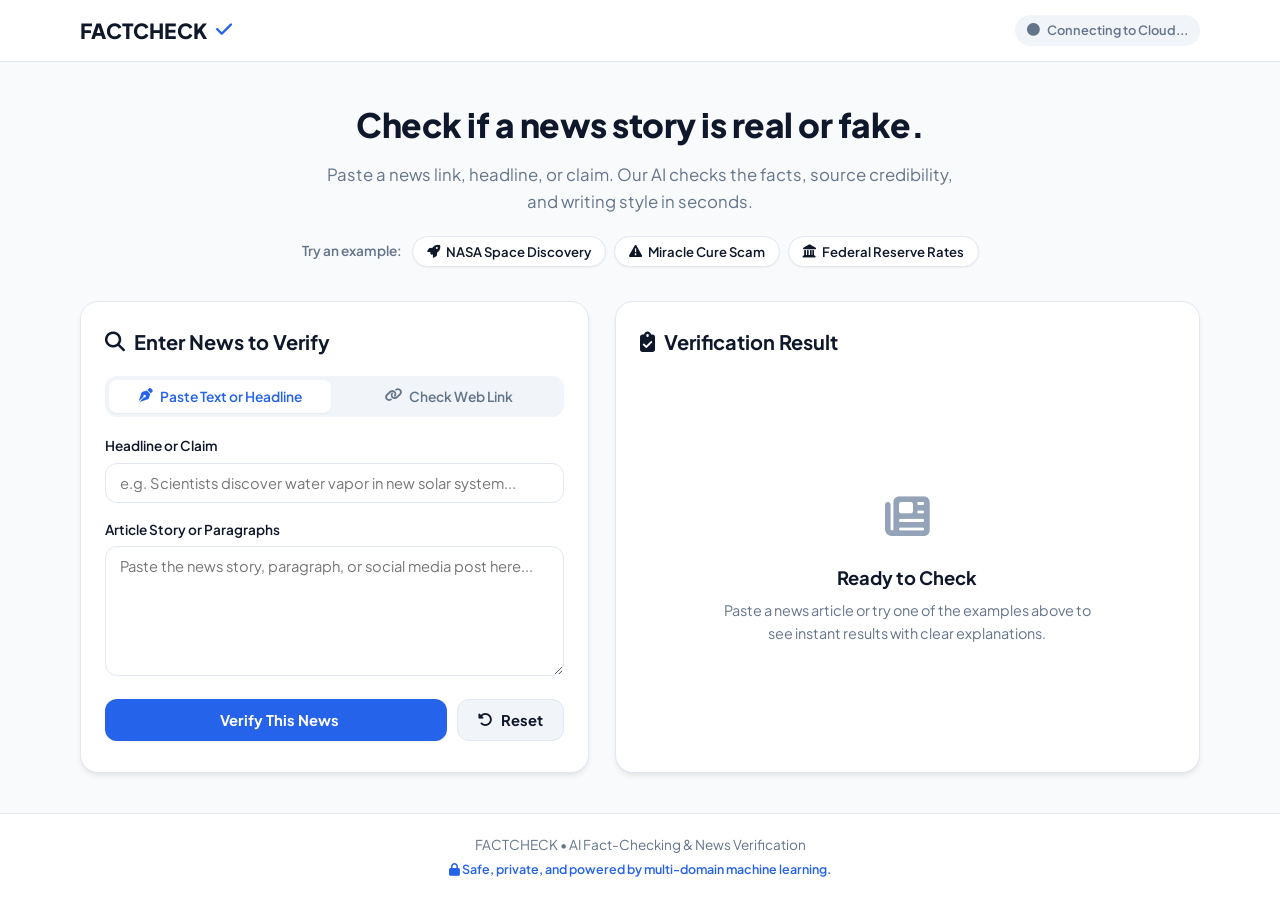
<file: index.html>
<!DOCTYPE html>
<html lang="en">
<head>
    <meta charset="UTF-8">
    <meta name="viewport" content="width=device-width, initial-scale=1.0, maximum-scale=5.0">
    <meta name="theme-color" content="#f8fafc">
    <title>FACTCHECK • Smart News & Fact Checker</title>
    <!-- Google Fonts & FontAwesome -->
    <link rel="preconnect" href="https://fonts.googleapis.com">
    <link rel="preconnect" href="https://fonts.gstatic.com" crossorigin>
    <link href="https://fonts.googleapis.com/css2?family=Plus+Jakarta+Sans:wght@400;500;600;700;800&display=swap" rel="stylesheet">
    <link rel="stylesheet" href="https://cdnjs.cloudflare.com/ajax/libs/font-awesome/6.4.0/css/all.min.css">
    <link rel="stylesheet" href="style.css?v=4.0">
</head>
<body>

    <!-- Header Navigation -->
    <header class="navbar">
        <div class="container nav-container">
            <div class="logo">
                <div class="logo-text">
                    <span>FACTCHECK</span>
                </div>
                <i class="fa-solid fa-check logo-icon"></i>
            </div>
            <div class="header-right">
                <span class="status-indicator online" id="navStatusIndicator">
                    <i class="fa-solid fa-circle"></i> <span id="statusText">AI Fact-Checker Ready</span>
                </span>
            </div>
        </div>
    </header>

    <!-- Hero / Headline Area -->
    <section class="hero-section">
        <div class="container">
            <h1>Check if a news story is real or fake.</h1>
            <p class="hero-subtitle">Paste a news link, headline, or claim. Our AI checks the facts, source credibility, and writing style in seconds.</p>
            
            <!-- Quick Preset Examples -->
            <div class="presets-container">
                <span class="presets-label">Try an example:</span>
                <div class="presets-list">
                    <button type="button" class="preset-pill" onclick="loadSample('nasa')">
                        <i class="fa-solid fa-rocket"></i> NASA Space Discovery
                    </button>
                    <button type="button" class="preset-pill" onclick="loadSample('cure')">
                        <i class="fa-solid fa-triangle-exclamation"></i> Miracle Cure Scam
                    </button>
                    <button type="button" class="preset-pill" onclick="loadSample('fed')">
                        <i class="fa-solid fa-landmark"></i> Federal Reserve Rates
                    </button>
                </div>
            </div>
        </div>
    </section>

    <!-- Main Container -->
    <main class="container main-layout">
        <!-- Input Panel -->
        <section class="card input-card">
            <div class="card-header">
                <h2><i class="fa-solid fa-magnifying-glass"></i> Enter News to Verify</h2>
            </div>

            <!-- Mode Selector Tabs -->
            <div class="tab-group">
                <button type="button" class="tab-btn active" id="tabText" onclick="switchInputTab('text')">
                    <i class="fa-solid fa-pen-nib"></i> Paste Text or Headline
                </button>
                <button type="button" class="tab-btn" id="tabUrl" onclick="switchInputTab('url')">
                    <i class="fa-solid fa-link"></i> Check Web Link
                </button>
            </div>

            <form id="analyzeForm">
                <!-- URL Input Group -->
                <div class="form-group" id="urlGroup" style="display: none;">
                    <label for="articleUrl">Article Web Address (URL)</label>
                    <input type="url" id="articleUrl" placeholder="https://www.bbc.com/news/world-sample...">
                    <small class="help-text">We'll automatically read the article text and check the publisher's reputation.</small>
                </div>

                <!-- Text Input Groups -->
                <div id="textInputGroup">
                    <div class="form-group">
                        <label for="articleTitle">Headline or Claim</label>
                        <input type="text" id="articleTitle" placeholder="e.g. Scientists discover water vapor in new solar system...">
                    </div>

                    <div class="form-group">
                        <label for="articleText">Article Story or Paragraphs</label>
                        <textarea id="articleText" rows="6" placeholder="Paste the news story, paragraph, or social media post here..."></textarea>
                    </div>
                </div>

                <div class="form-actions">
                    <button type="submit" id="submitBtn" class="btn btn-primary">
                        <i class="fa-solid fa-shield-check"></i> Verify This News
                    </button>
                    <button type="button" id="clearBtn" class="btn btn-secondary" onclick="clearForm()">
                        <i class="fa-solid fa-rotate-left"></i> Reset
                    </button>
                </div>
            </form>
        </section>

        <!-- Results Panel -->
        <section class="card result-card" id="resultSection">
            <div class="card-header result-header-flex">
                <h2><i class="fa-solid fa-clipboard-check"></i> Verification Result</h2>
                <div class="header-actions" id="resultActions" style="display: none;">
                    <button type="button" class="btn-xs" onclick="exportForensicReport()"><i class="fa-solid fa-download"></i> Save Report</button>
                    <button type="button" class="btn-xs" onclick="openFeedbackModal()"><i class="fa-solid fa-flag"></i> Give Feedback</button>
                </div>
            </div>

            <!-- Empty State Placeholder -->
            <div id="placeholderState" class="empty-state">
                <div class="empty-icon"><i class="fa-solid fa-newspaper"></i></div>
                <h3>Ready to Check</h3>
                <p>Paste a news article or try one of the examples above to see instant results with clear explanations.</p>
            </div>

            <!-- Active Results Content -->
            <div id="activeResults" style="display: none;">
                <!-- Main Verdict Banner -->
                <div class="verdict-banner" id="verdictBanner">
                    <div class="verdict-main-row">
                        <div class="verdict-icon" id="verdictIcon">
                            <i class="fa-solid fa-circle-check"></i>
                        </div>
                        <div class="verdict-text-group">
                            <span class="verdict-label">Overall Assessment</span>
                            <h3 id="verdictTitle">Real News</h3>
                        </div>
                        <div class="score-display">
                            <div class="trust-score-badge" id="trustScoreBadge">
                                <span class="score-num" id="trustScoreNum">95</span>
                                <span class="score-denom">/100</span>
                            </div>
                            <span class="score-label" id="scoreLabelText">Trust Score</span>
                        </div>
                    </div>
                </div>

                <!-- Extracted Web Article Metadata Card -->
                <div class="section-block url-metadata-card" id="urlMetadataCard" style="display: none;">
                    <div class="url-meta-header">
                        <span class="url-meta-badge"><i class="fa-solid fa-link"></i> Web Article Extracted</span>
                        <span class="small-text" id="urlMetaDomain"></span>
                    </div>
                    <h4 id="urlMetaTitle" class="url-meta-title"></h4>
                    <div class="url-meta-chips" id="urlMetaChips"></div>
                </div>

                <!-- Publisher & Source Reputation Card -->
                <div class="section-block publisher-card" id="publisherCard" style="display: none;">
                    <div class="publisher-header">
                        <div>
                            <span class="pub-type" id="pubType">Source Credibility</span>
                            <h4 id="pubDomain">reuters.com</h4>
                        </div>
                        <div class="pub-score-badge" id="pubScoreBadge">
                            Rating: <strong id="pubAuthority">Verified News Source</strong>
                        </div>
                    </div>
                </div>

                <!-- Simple Explanation & Fact-Checking Reasoner -->
                <div class="section-block explanation-box">
                    <h4><i class="fa-solid fa-lightbulb"></i> Why This Result Was Given</h4>
                    <p id="rationaleText" class="rationale-content">--</p>
                    <div class="knowledge-citations" id="knowledgeCitations"></div>
                </div>

                <!-- Live News Wire Corroboration Card -->
                <div class="section-block news-wire-card" id="newsWireCard" style="display: none;">
                    <div class="news-wire-header">
                        <h4><i class="fa-solid fa-globe"></i> Live News Wire Grounding</h4>
                        <span class="wire-status-badge" id="wireStatusBadge">Wire Verified</span>
                    </div>
                    <div class="news-wire-list" id="newsWireList"></div>
                </div>

                <!-- Sentence-by-Sentence Breakdown -->
                <div class="section-block" id="claimsBlock">
                    <h4><i class="fa-solid fa-list-check"></i> Sentence-by-Sentence Check</h4>
                    <div class="claims-list" id="claimsList"></div>
                </div>

                <!-- Key Keywords / Signals -->
                <div class="section-block">
                    <h4><i class="fa-solid fa-tags"></i> Key Words Identified</h4>
                    <div class="chips-container" id="chipsContainer"></div>
                </div>

                <!-- Annotated Story View -->
                <div class="section-block">
                    <h4><i class="fa-solid fa-highlighter"></i> Highlighted Text</h4>
                    <div class="annotated-box" id="annotatedBox"></div>
                </div>
            </div>
        </section>
    </main>

    <!-- Feedback Modal -->
    <div id="feedbackModal" class="modal" style="display: none;">
        <div class="modal-content">
            <div class="modal-header">
                <h3><i class="fa-solid fa-flag"></i> Share Feedback</h3>
                <button type="button" class="close-btn" onclick="closeFeedbackModal()">&times;</button>
            </div>
            <div class="modal-body">
                <p>Did our AI get something wrong? Let us know so we can improve accuracy:</p>
                <div class="form-group">
                    <label>What should this be?</label>
                    <select id="feedbackVerdict">
                        <option value="Real News">Real / Authentic News</option>
                        <option value="Fake News">Fake / Misleading News</option>
                    </select>
                </div>
                <div class="form-group">
                    <label>Why? (Optional)</label>
                    <textarea id="feedbackNotes" rows="3" placeholder="Tell us why this was real or fake..."></textarea>
                </div>
                <button type="button" class="btn btn-primary" onclick="submitFeedbackForm()">Send Feedback</button>
            </div>
        </div>
    </div>

    <!-- Footer -->
    <footer class="footer">
        <div class="container footer-content">
            <p>FACTCHECK • AI Fact-Checking & News Verification</p>
            <p class="stats-line"><i class="fa-solid fa-lock"></i> Safe, private, and powered by multi-domain machine learning.</p>
        </div>
    </footer>

    <script src="app.js?v=4.0"></script>
</body>
</html>
</file>
<file: style.css>
/* ==========================================================================
   Veritas • Modern, Friendly & Accessible News Verification UI
   ========================================================================== */

:root {
    /* Modern Clean Color Palette */
    --primary: #2563eb;           /* Modern Royal Blue */
    --primary-hover: #1d4ed8;
    --primary-light: #eff6ff;
    --primary-border: #bfdbfe;
    
    --bg-page: #f8fafc;           /* Clean Soft Gray/White */
    --bg-card: #ffffff;
    --bg-subtle: #f1f5f9;         /* Smooth Slate Tint */
    
    --text-main: #0f172a;         /* Deep Slate */
    --text-muted: #64748b;        /* Soft Slate */
    --text-light: #94a3b8;
    
    --border-color: #e2e8f0;      /* Crisp Light Border */
    --border-subtle: #f8fafc;
    
    /* Friendly, Unintimidating Verdict Colors */
    --real-text: #15803d;         /* Fresh Forest Green */
    --real-bg: #f0fdf4;
    --real-border: #bbf7d0;
    --real-accent: #16a34a;
    
    --fake-text: #b91c1c;         /* Clear Ruby Crimson */
    --fake-bg: #fef2f2;
    --fake-border: #fecaca;
    --fake-accent: #dc2626;

    /* Radii & Elevations */
    --radius-sm: 8px;
    --radius-md: 12px;
    --radius-lg: 18px;
    --radius-full: 9999px;
    
    --shadow-sm: 0 1px 2px 0 rgba(0, 0, 0, 0.05);
    --shadow-md: 0 4px 6px -1px rgba(0, 0, 0, 0.07), 0 2px 4px -2px rgba(0, 0, 0, 0.05);
    --shadow-lg: 0 10px 15px -3px rgba(0, 0, 0, 0.08), 0 4px 6px -4px rgba(0, 0, 0, 0.04);
}

/* Base Reset */
*, *::before, *::after {
    box-sizing: border-box;
    margin: 0;
    padding: 0;
    -webkit-tap-highlight-color: transparent;
}

html {
    font-size: 16px;
    scroll-behavior: smooth;
}

body {
    font-family: 'Plus Jakarta Sans', -apple-system, BlinkMacSystemFont, 'Segoe UI', Roboto, Helvetica, Arial, sans-serif;
    background-color: var(--bg-page);
    color: var(--text-main);
    line-height: 1.6;
    min-height: 100vh;
    display: flex;
    flex-direction: column;
}

.container {
    width: 100%;
    max-width: 1160px;
    margin: 0 auto;
    padding: 0 20px;
}

/* Header Navigation */
.navbar {
    background-color: var(--bg-card);
    border-bottom: 1px solid var(--border-color);
    padding: 14px 0;
    position: sticky;
    top: 0;
    z-index: 100;
}

.nav-container {
    display: flex;
    justify-content: space-between;
    align-items: center;
}

.logo {
    display: flex;
    align-items: center;
    gap: 8px;
    font-size: 1.3rem;
    font-weight: 800;
    letter-spacing: 0.02em;
    color: var(--text-main);
    user-select: none;
}

.logo-icon {
    color: var(--primary);
    font-size: 1.15rem;
    display: inline-flex;
    align-items: center;
    justify-content: center;
}

.status-indicator {
    display: inline-flex;
    align-items: center;
    gap: 7px;
    font-size: 0.8rem;
    font-weight: 600;
    padding: 5px 12px;
    border-radius: var(--radius-full);
    background-color: var(--bg-subtle);
    color: var(--text-muted);
}

.status-indicator.online {
    background-color: var(--real-bg);
    color: var(--real-text);
    border: 1px solid var(--real-border);
}

.status-indicator.online i {
    color: var(--real-accent);
    font-size: 0.65rem;
    animation: pulse 2s infinite;
}

@keyframes pulse {
    0% { opacity: 1; }
    50% { opacity: 0.4; }
    100% { opacity: 1; }
}

/* Hero Section */
.hero-section {
    padding: 36px 0 20px;
    text-align: center;
}

.hero-section h1 {
    font-size: 2.1rem;
    font-weight: 800;
    color: var(--text-main);
    letter-spacing: -0.5px;
    margin-bottom: 10px;
}

.hero-subtitle {
    font-size: 1.05rem;
    color: var(--text-muted);
    max-width: 650px;
    margin: 0 auto 20px;
}

.presets-container {
    display: flex;
    align-items: center;
    justify-content: center;
    flex-wrap: wrap;
    gap: 10px;
    margin-top: 14px;
}

.presets-label {
    font-size: 0.85rem;
    font-weight: 600;
    color: var(--text-muted);
}

.presets-list {
    display: flex;
    gap: 8px;
    flex-wrap: wrap;
}

.preset-pill {
    display: inline-flex;
    align-items: center;
    gap: 6px;
    background: var(--bg-card);
    border: 1px solid var(--border-color);
    padding: 6px 14px;
    border-radius: var(--radius-full);
    font-family: inherit;
    font-size: 0.82rem;
    font-weight: 600;
    color: var(--text-main);
    cursor: pointer;
    box-shadow: var(--shadow-sm);
    transition: all 0.15s ease;
}

.preset-pill:hover {
    background: var(--primary-light);
    border-color: var(--primary-border);
    color: var(--primary);
    transform: translateY(-1px);
}

/* Main Layout Grid */
.main-layout {
    display: grid;
    grid-template-columns: 1fr 1.15fr;
    gap: 26px;
    margin: 14px auto 40px;
    flex: 1;
}

/* Cards */
.card {
    background-color: var(--bg-card);
    border-radius: var(--radius-lg);
    border: 1px solid var(--border-color);
    box-shadow: var(--shadow-md);
    padding: 24px;
    display: flex;
    flex-direction: column;
}

.card-header {
    margin-bottom: 18px;
}

.card-header h2 {
    font-size: 1.25rem;
    font-weight: 700;
    display: flex;
    align-items: center;
    gap: 9px;
    color: var(--text-main);
}

.result-header-flex {
    display: flex;
    justify-content: space-between;
    align-items: center;
}

/* Tabs */
.tab-group {
    display: flex;
    gap: 6px;
    background: var(--bg-subtle);
    padding: 4px;
    border-radius: var(--radius-md);
    margin-bottom: 18px;
}

.tab-btn {
    flex: 1;
    display: flex;
    align-items: center;
    justify-content: center;
    gap: 7px;
    padding: 8px 12px;
    border-radius: var(--radius-sm);
    border: none;
    background: transparent;
    font-family: inherit;
    font-size: 0.86rem;
    font-weight: 600;
    color: var(--text-muted);
    cursor: pointer;
    transition: all 0.15s ease;
}

.tab-btn:hover {
    color: var(--text-main);
}

.tab-btn.active {
    background: var(--bg-card);
    color: var(--primary);
    box-shadow: var(--shadow-sm);
}

/* Form Styles */
.form-group {
    margin-bottom: 16px;
}

.form-group label {
    display: block;
    font-size: 0.85rem;
    font-weight: 600;
    color: var(--text-main);
    margin-bottom: 6px;
}

input[type="text"],
input[type="url"],
textarea,
select {
    width: 100%;
    padding: 10px 14px;
    border-radius: var(--radius-md);
    border: 1px solid var(--border-color);
    background-color: var(--bg-card);
    font-family: inherit;
    font-size: 0.92rem;
    color: var(--text-main);
    transition: all 0.15s ease;
}

input[type="text"]:focus,
input[type="url"]:focus,
textarea:focus,
select:focus {
    outline: none;
    border-color: var(--primary);
    box-shadow: 0 0 0 3px var(--primary-light);
}

textarea {
    resize: vertical;
    min-height: 120px;
}

.help-text {
    display: block;
    font-size: 0.76rem;
    color: var(--text-muted);
    margin-top: 4px;
}

.form-actions {
    display: flex;
    gap: 10px;
    margin-top: 10px;
}

.btn {
    display: inline-flex;
    align-items: center;
    justify-content: center;
    gap: 8px;
    padding: 11px 20px;
    border-radius: var(--radius-md);
    font-family: inherit;
    font-size: 0.92rem;
    font-weight: 700;
    cursor: pointer;
    border: none;
    transition: all 0.15s ease;
}

.btn-primary {
    background-color: var(--primary);
    color: #ffffff;
    flex: 1;
    box-shadow: var(--shadow-sm);
}

.btn-primary:hover {
    background-color: var(--primary-hover);
    transform: translateY(-1px);
}

.btn-secondary {
    background-color: var(--bg-subtle);
    color: var(--text-main);
    border: 1px solid var(--border-color);
}

.btn-secondary:hover {
    background-color: var(--border-color);
}

.btn-xs {
    display: inline-flex;
    align-items: center;
    gap: 5px;
    padding: 4px 10px;
    font-size: 0.76rem;
    font-weight: 600;
    font-family: inherit;
    border-radius: var(--radius-sm);
    border: 1px solid var(--border-color);
    background: var(--bg-card);
    color: var(--text-main);
    cursor: pointer;
    transition: all 0.15s ease;
}

.btn-xs:hover {
    background: var(--bg-subtle);
}

/* Empty State */
.empty-state {
    text-align: center;
    padding: 45px 20px;
    color: var(--text-muted);
    margin: auto 0;
}

.empty-icon {
    font-size: 2.8rem;
    color: var(--text-light);
    margin-bottom: 12px;
}

.empty-state h3 {
    font-size: 1.15rem;
    color: var(--text-main);
    margin-bottom: 6px;
}

.empty-state p {
    font-size: 0.9rem;
    max-width: 380px;
    margin: 0 auto;
}

/* Verdict Banner */
.verdict-banner {
    padding: 16px 20px;
    border-radius: var(--radius-md);
    margin-bottom: 18px;
    border: 1px solid transparent;
}

.verdict-banner.real {
    background-color: var(--real-bg);
    border-color: var(--real-border);
}

.verdict-banner.fake {
    background-color: var(--fake-bg);
    border-color: var(--fake-border);
}

.verdict-banner.mixed {
    background-color: #fffbeb;
    border-color: #fde68a;
}

.verdict-main-row {
    display: flex;
    align-items: center;
    justify-content: space-between;
    gap: 14px;
}

.verdict-icon {
    font-size: 2rem;
}

.verdict-banner.real .verdict-icon { color: var(--real-accent); }
.verdict-banner.fake .verdict-icon { color: var(--fake-accent); }
.verdict-banner.mixed .verdict-icon { color: #d97706; }

.verdict-text-group {
    flex: 1;
}

.verdict-label {
    font-size: 0.72rem;
    font-weight: 700;
    text-transform: uppercase;
    letter-spacing: 0.5px;
    color: var(--text-muted);
}

.verdict-text-group h3 {
    font-size: 1.35rem;
    font-weight: 800;
    line-height: 1.2;
}

.verdict-banner.real h3 { color: var(--real-text); }
.verdict-banner.fake h3 { color: var(--fake-text); }
.verdict-banner.mixed h3 { color: #92400e; }

.score-display {
    text-align: right;
}

.trust-score-badge {
    background: var(--bg-card);
    padding: 4px 10px;
    border-radius: var(--radius-sm);
    border: 1px solid var(--border-color);
    display: inline-flex;
    align-items: baseline;
    gap: 2px;
}

.score-num {
    font-size: 1.3rem;
    font-weight: 800;
}

.verdict-banner.real .score-num { color: var(--real-accent); }
.verdict-banner.fake .score-num { color: var(--fake-accent); }
.verdict-banner.mixed .score-num { color: #d97706; }

.score-denom {
    font-size: 0.75rem;
    color: var(--text-muted);
}

.score-label {
    display: block;
    font-size: 0.7rem;
    font-weight: 600;
    color: var(--text-muted);
    margin-top: 3px;
}

/* Sections inside results */
.section-block {
    margin-top: 18px;
    padding-top: 14px;
    border-top: 1px solid var(--border-color);
}

.section-block h4 {
    font-size: 0.92rem;
    font-weight: 700;
    color: var(--text-main);
    display: flex;
    align-items: center;
    gap: 7px;
    margin-bottom: 8px;
}

.explanation-box {
    background: var(--bg-subtle);
    padding: 14px 16px;
    border-radius: var(--radius-md);
    border: 1px solid var(--border-color);
}

.rationale-content {
    font-size: 0.88rem;
    color: var(--text-main);
    line-height: 1.5;
}

.publisher-card {
    background: var(--bg-subtle);
    padding: 12px 16px;
    border-radius: var(--radius-md);
    border: 1px solid var(--border-color);
}

.publisher-header {
    display: flex;
    justify-content: space-between;
    align-items: center;
}

.pub-type {
    font-size: 0.7rem;
    font-weight: 700;
    text-transform: uppercase;
    color: var(--primary);
}

.pub-header h4 {
    font-size: 1rem;
    font-weight: 700;
}

.pub-score-badge {
    font-size: 0.78rem;
    background: var(--bg-card);
    padding: 4px 8px;
    border-radius: var(--radius-sm);
    border: 1px solid var(--border-color);
}

/* Knowledge Citations */
.knowledge-citations {
    margin-top: 8px;
    display: flex;
    flex-direction: column;
    gap: 6px;
}

.citation-chip {
    display: flex;
    align-items: flex-start;
    gap: 8px;
    background: var(--bg-card);
    padding: 8px 12px;
    border-radius: var(--radius-sm);
    border-left: 3px solid var(--primary);
    font-size: 0.8rem;
}

/* Sentence Check Breakdown */
.claims-list {
    display: flex;
    flex-direction: column;
    gap: 8px;
}

.claim-item {
    padding: 10px 12px;
    border-radius: var(--radius-sm);
    font-size: 0.84rem;
    border-left: 4px solid var(--border-color);
}

.claim-item.risk-low {
    background: var(--real-bg);
    border-left-color: var(--real-accent);
}

.claim-item.risk-high {
    background: var(--fake-bg);
    border-left-color: var(--fake-accent);
}

.claim-item.risk-medium {
    background: #fffbeb;
    border-left-color: #f59e0b;
}

.claim-item.risk-neutral {
    background: var(--bg-subtle);
    border-left-color: var(--border-color);
}

.claim-top {
    display: flex;
    justify-content: space-between;
    margin-bottom: 3px;
}

.claim-tag {
    font-size: 0.72rem;
    font-weight: 700;
}

.claim-tag.risk-low { color: var(--real-text); }
.claim-tag.risk-high { color: var(--fake-text); }
.claim-tag.risk-medium { color: #b45309; }
.claim-tag.risk-neutral { color: var(--text-muted); }

.claim-note {
    font-size: 0.74rem;
    color: var(--text-muted);
    margin-top: 3px;
}

/* Keywords Chips */
.chips-container {
    display: flex;
    flex-wrap: wrap;
    gap: 6px;
}

.chip {
    display: inline-flex;
    align-items: center;
    gap: 5px;
    padding: 4px 10px;
    border-radius: var(--radius-full);
    font-size: 0.78rem;
    font-weight: 600;
}

.chip.real {
    background-color: var(--real-bg);
    color: var(--real-text);
    border: 1px solid var(--real-border);
}

.chip.fake {
    background-color: var(--fake-bg);
    color: var(--fake-text);
    border: 1px solid var(--fake-border);
}

/* Highlighted Annotation */
.annotated-box {
    background: var(--bg-subtle);
    padding: 12px 14px;
    border-radius: var(--radius-md);
    font-size: 0.86rem;
    line-height: 1.6;
    border: 1px solid var(--border-color);
}

.hl-real {
    background-color: rgba(34, 197, 94, 0.2);
    border-bottom: 2px solid var(--real-accent);
    padding: 1px 3px;
    border-radius: 3px;
}

.hl-fake {
    background-color: rgba(239, 68, 68, 0.2);
    border-bottom: 2px solid var(--fake-accent);
    padding: 1px 3px;
    border-radius: 3px;
}

/* Feedback Modal */
.modal {
    position: fixed;
    top: 0;
    left: 0;
    width: 100vw;
    height: 100vh;
    background: rgba(15, 23, 42, 0.5);
    backdrop-filter: blur(4px);
    display: flex;
    align-items: center;
    justify-content: center;
    z-index: 9999;
}

.modal-content {
    background: var(--bg-card);
    border-radius: var(--radius-lg);
    width: 90%;
    max-width: 440px;
    padding: 24px;
    box-shadow: var(--shadow-lg);
}

.modal-header {
    display: flex;
    justify-content: space-between;
    align-items: center;
    margin-bottom: 14px;
}

.close-btn {
    background: none;
    border: none;
    font-size: 1.4rem;
    cursor: pointer;
    color: var(--text-muted);
}

/* Footer */
.footer {
    background: var(--bg-card);
    border-top: 1px solid var(--border-color);
    padding: 20px 0;
    text-align: center;
    margin-top: auto;
    font-size: 0.85rem;
    color: var(--text-muted);
}

.stats-line {
    margin-top: 4px;
    font-size: 0.78rem;
    color: var(--primary);
    font-weight: 600;
}

/* Responsive */
@media (max-width: 860px) {
    .main-layout {
        grid-template-columns: 1fr;
    }
    
    .hero-section h1 {
        font-size: 1.6rem;
    }
    
    .presets-container {
        flex-direction: column;
    }
}

/* Extracted URL Metadata Card */
.url-metadata-card {
    background: #f8fafc;
    border: 1px solid #cbd5e1;
    border-radius: var(--radius-md);
    padding: 14px 16px;
    margin-bottom: 14px;
}

.url-meta-header {
    display: flex;
    justify-content: space-between;
    align-items: center;
    margin-bottom: 6px;
}

.url-meta-badge {
    background: #e2e8f0;
    color: #334155;
    font-size: 0.72rem;
    font-weight: 700;
    padding: 2px 8px;
    border-radius: 12px;
    display: inline-flex;
    align-items: center;
    gap: 4px;
}

.url-meta-title {
    font-size: 0.95rem;
    font-weight: 600;
    color: var(--text-main);
    margin: 4px 0 8px 0;
    line-height: 1.35;
}

.url-meta-chips {
    display: flex;
    flex-wrap: wrap;
    gap: 8px;
    font-size: 0.75rem;
    color: var(--text-muted);
}

.url-meta-chip {
    display: inline-flex;
    align-items: center;
    gap: 4px;
    background: #ffffff;
    border: 1px solid #e2e8f0;
    padding: 2px 8px;
    border-radius: var(--radius-sm);
}

/* Live News Wire Corroboration */
.news-wire-card {
    background: var(--bg-card);
    border: 1px solid var(--border-color);
    border-radius: var(--radius-md);
    padding: 16px;
    margin-bottom: 14px;
}

.news-wire-header {
    display: flex;
    justify-content: space-between;
    align-items: center;
    margin-bottom: 8px;
}

.news-wire-header h4 {
    font-size: 0.95rem;
    font-weight: 700;
    color: var(--text-main);
    display: flex;
    align-items: center;
    gap: 6px;
}

.wire-status-badge {
    font-size: 0.75rem;
    font-weight: 700;
    padding: 3px 10px;
    border-radius: 12px;
}

.wire-status-badge.verified {
    background: var(--real-bg);
    color: var(--real-accent);
    border: 1px solid var(--real-accent);
}

.wire-status-badge.unverified {
    background: var(--fake-bg);
    color: var(--fake-accent);
    border: 1px solid var(--fake-accent);
}

.wire-status-badge.info {
    background: #eff6ff;
    color: #2563eb;
    border: 1px solid #93c5fd;
}

.news-wire-list {
    display: flex;
    flex-direction: column;
    gap: 10px;
    margin-top: 10px;
}

.news-wire-item {
    background: var(--bg-subtle);
    border: 1px solid var(--border-color);
    border-left: 3px solid var(--primary);
    border-radius: var(--radius-sm);
    padding: 10px 12px;
    display: flex;
    flex-direction: column;
    gap: 4px;
    transition: background 0.15s ease;
}

.news-wire-item:hover {
    background: #f1f5f9;
}

.news-wire-top {
    display: flex;
    justify-content: space-between;
    align-items: center;
}

.wire-source-tag {
    font-size: 0.75rem;
    font-weight: 700;
    color: var(--primary);
    display: inline-flex;
    align-items: center;
    gap: 4px;
}

.wire-source-tag.wire-outlet {
    color: #047857;
}

.wire-match-badge {
    font-size: 0.72rem;
    padding: 2px 6px;
    border-radius: 4px;
    background: #e2e8f0;
    font-weight: 600;
}

.wire-match-badge.high {
    background: #dcfce7;
    color: #15803d;
}

.wire-match-badge.moderate {
    background: #e0f2fe;
    color: #0369a1;
}

.wire-headline-link {
    font-size: 0.85rem;
    font-weight: 600;
    color: var(--text-main);
    text-decoration: none;
    line-height: 1.35;
}

.wire-headline-link:hover {
    color: var(--primary);
    text-decoration: underline;
}

.wire-date {
    font-size: 0.72rem;
    color: var(--text-muted);
}
</file>
